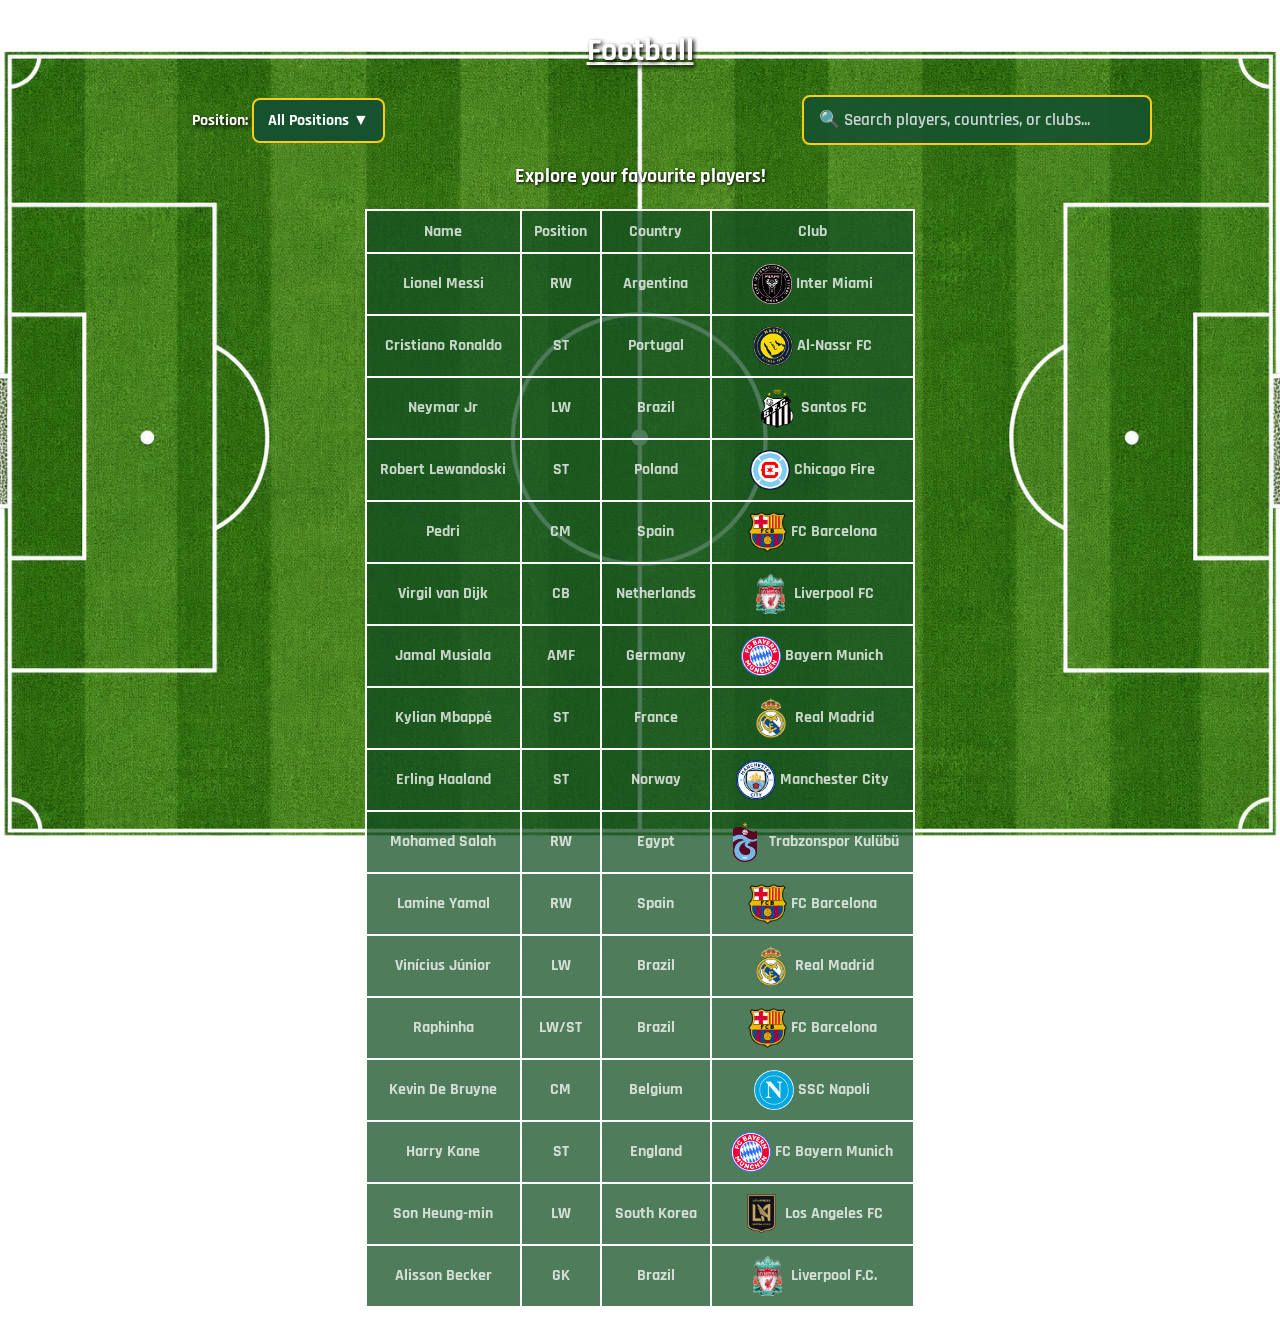
<file: index.html>
<!DOCTYPE html>
<html lang="en">
<head>
    <meta charset="UTF-8">
    <meta name="viewport" content="width=device-width, initial-scale=1.0">
    <title>Football</title>
    <!-- new font  -->
    <link rel="preconnect" href="https://fonts.googleapis.com">
    <link rel="preconnect" href="https://fonts.gstatic.com" crossorigin>
    <link href="https://fonts.googleapis.com/css2?family=Unlock&display=swap" rel="stylesheet">

    <link rel="preconnect" href="https://fonts.googleapis.com">
    <link rel="preconnect" href="https://fonts.gstatic.com" crossorigin>
    <link href="https://fonts.googleapis.com/css2?family=Rajdhani:wght@300;400;500;600;700&family=Unlock&display=swap" rel="stylesheet">

    <link rel="stylesheet" href="style.css">
</head>
<!-- MAIN TITLE-->
<body>
    <h2><u>Football</u></h2>

    <!-- DROPDOWN -->
    <!-- POSITION DROPDOWN -->
      <div class="filter-container">

      <label>Position:</label>

      <div class="dropdown">

        <button id="dropdownButton">All Positions ▼</button>

        <div class="dropdown-menu">

            <!-- FORWARDS -->
            <div class="dropdown-item has-submenu">
                Forward <span>▶</span>

                <div class="submenu">
                    <div class="position-option" data-position="ST">Striker (ST)</div>
                    <div class="position-option" data-position="LW">Left Winger (LW)</div>
                    <div class="position-option" data-position="RW">Right Winger (RW)</div>
                    <div class="position-option" data-position="CF">Centre Forward (CF)</div>
                </div>
            </div>

            <!-- MIDFIELDERS -->
            <div class="dropdown-item has-submenu">
                Midfielder <span>▶</span>

                <div class="submenu">
                    <div class="position-option" data-position="CM">Central Midfielder (CM)</div>
                    <div class="position-option" data-position="AM">Attacking Midfielder (AM)</div>
                    <div class="position-option" data-position="AMF">Attacking Midfielder Forward (AMF)</div>
                    <div class="position-option" data-position="DM">Defensive Midfielder (DM)</div>
                    <div class="position-option" data-position="CAM">Central Attacking Midfielder (CAM)</div>
                    <div class="position-option" data-position="CDM">Central Defensive Midfielder (CDM)</div>
                </div>
            </div>

            <!-- DEFENDERS -->
            <div class="dropdown-item has-submenu">
                Defender <span>▶</span>

                <div class="submenu">
                    <div class="position-option" data-position="CB">Centre Back (CB)</div>
                    <div class="position-option" data-position="LB">Left Back (LB)</div>
                    <div class="position-option" data-position="RB">Right Back (RB)</div>
                    <div class="position-option" data-position="LWB">Left Wing Back (LWB)</div>
                    <div class="position-option" data-position="RWB">Right Wing Back (RWB)</div>
                </div>
            </div>

            <!-- GOALKEEPER -->
            <div class="dropdown-item position-option" data-position="GK">
                Goalkeeper (GK)
            </div>

            <!-- SHOW ALL -->
            <div class="dropdown-item position-option" data-position="all">
                All Positions
            </div>

        </div>
    </div>

</div>


    <!-- SEARCH BAR -->
    <div class="search-container">
    <input
        type="text"
        id="playerSearch"
        placeholder="🔍 Search players, countries, or clubs..."
      >
    </div>

    <p>Explore your favourite players!</p>
    
    <!--TABLE-->
    <table>
        <tr>
            <!-- TABLE HEADERS -->
            <th> Name </th>
            <th> Position </th>
            <th> Country </th>
            <th> Club </th>
        </tr>
        <!-- PLAYERS-->
        <tr class="player-row">
            <td> Lionel Messi </td>
            <td> RW </td>
            <td> Argentina </td>
            <td>  
               <a href="https://en.wikipedia.org/wiki/Inter_Miami_CF" target="_blank">
               <img src="inter miami.webp" width="35">
               </a>
                Inter Miami
            </td>
        </tr>
        <tr class="player-row">
            <td> Cristiano Ronaldo </td>
            <td> ST </td>
            <td> Portugal </td>
            <td>
                <a href="https://en.wikipedia.org/wiki/Al-Nassr_FC" target="_blank">
                <img src="al nassr.webp" width="35">
                </a>
                Al-Nassr FC 
            </td>
        </tr>
        <tr class="player-row">
            <td> Neymar Jr </td>
            <td> LW </td>
            <td> Brazil </td>
            <td> 
                <a href="https://en.wikipedia.org/wiki/Santos_FC" target="_blank">
                <img src="santos.png" width="35">
                </a>
                Santos FC 
            </td>
        </tr>
        <tr class="player-row">
            <td> Robert Lewandoski </td>
            <td> ST </td>
            <td> Poland </td>
            <td> 
                <a href="https://en.wikipedia.org/wiki/Chicago_Fire_FC" target="_blank">
                <img src="chicago fire.webp" width="35">
                </a>
                Chicago Fire 
            </td>
        </tr>
        <tr class="player-row">
            <td> Pedri </td>
            <td> CM </td>
            <td> Spain </td>
            <td> 
                <a href="https://en.wikipedia.org/wiki/FC_Barcelona" target="_blank">
                <img src="fcb.webp" width="35">
                </a>
                FC Barcelona 
            </td>
        </tr>
        <tr class="player-row">
            <td> Virgil van Dijk </td>
            <td> CB </td>
            <td> Netherlands </td>
            <td> 
                <a href="https://en.wikipedia.org/wiki/Liverpool_F.C." target="_blank">
                <img src="liverpool.webp" width="35">
                </a>
                Liverpool FC 
            </td>
        </tr>
        <tr class="player-row">
            <td> Jamal Musiala </td>
            <td> AMF </td>
            <td> Germany </td>
            <td>
                <a href="https://en.wikipedia.org/wiki/FC_Bayern_Munich" target="_blank">
                <img src="bayern.webp" width="35">
                </a>
                Bayern Munich 
            </td>
        </tr>
         <tr class="player-row">
            <td> Kylian Mbappé </td>
            <td> ST </td>
            <td> France </td>
            <td>
                <a href="https://en.wikipedia.org/wiki/Real_Madrid_CF" target="_blank">
                <img src="rma.webp" width="35">
                </a>
                Real Madrid 
            </td>
        </tr>
        <tr class="player-row">
            <td> Erling Haaland </td>
            <td> ST </td>
            <td> Norway </td>
            <td>
                <a href="https://en.wikipedia.org/wiki/Manchester_City_F.C." target="_blank">
                <img src="mancity.png" width="35">
                </a>
                Manchester City 
            </td>
        </tr>
        <tr class="player-row">
            <td> Mohamed Salah </td>
            <td> RW </td>
            <td> Egypt </td>
            <td>
                <a href="https://en.wikipedia.org/wiki/Trabzonspor" target="_blank">
                <img src="trab.png" width="35">
                </a>
                Trabzonspor Kulübü 
            </td>
        </tr>
        <tr class="player-row">
            <td> Lamine Yamal </td>
            <td> RW </td>
            <td> Spain </td>
            <td>
                <a href="https://en.wikipedia.org/wiki/FC_Barcelona" target="_blank">
                <img src="fcb.webp" width="35">
                </a>
                FC Barcelona 
            </td>
        </tr>
        <tr class="player-row">
            <td> Vinícius Júnior </td>
            <td> LW </td>
            <td> Brazil </td>
            <td>
                <a href="https://en.wikipedia.org/wiki/Real_Madrid_CF" target="_blank">
                <img src="rma.webp" width="35">
                </a>
                Real Madrid 
            </td>
        </tr>
        <tr class="player-row">
            <td> Raphinha </td>
            <td> LW/ST </td>
            <td> Brazil </td>
            <td>
                <a href="https://en.wikipedia.org/wiki/FC_Barcelona" target="_blank">
                <img src="fcb.webp" width="35">
                </a>
                FC Barcelona 
            </td>
        </tr>
        <tr class="player-row">
            <td> Kevin De Bruyne </td>
            <td> CM </td>
            <td> Belgium </td>
            <td>
                <a href="https://en.wikipedia.org/wiki/SSC_Napoli" target="_blank">
                <img src="napoli.png" width="35">
                </a>
                SSC Napoli 
            </td>
        </tr>
        <tr class="player-row">
            <td> Harry Kane </td>
            <td> ST </td>
            <td> England </td>
            <td>
                <a href="https://en.wikipedia.org/wiki/FC_Bayern_Munich" target="_blank">
                <img src="bayern.webp" width="35">
                </a>
                FC Bayern Munich 
            </td>
        </tr>
        <tr class="player-row">
            <td> Son Heung-min </td>
            <td> LW </td>
            <td> South Korea </td>
            <td>
                <a href="https://en.wikipedia.org/wiki/Los_Angeles_FC" target="_blank">
                <img src="losang.png" width="35">
                </a>
                Los Angeles FC 
            </td>
        </tr>    
            <tr class="player-row">
            <td> Alisson Becker </td>
            <td> GK </td>
            <td> Brazil </td>
            <td>
                <a href="https://en.wikipedia.org/wiki/Liverpool_F.C." target="_blank">
                <img src="liverpool.webp" width="35">
                </a>
                Liverpool F.C. 
            </td>
        </table>
    <script src="script.js"></script>
</body>
</html>
</file>
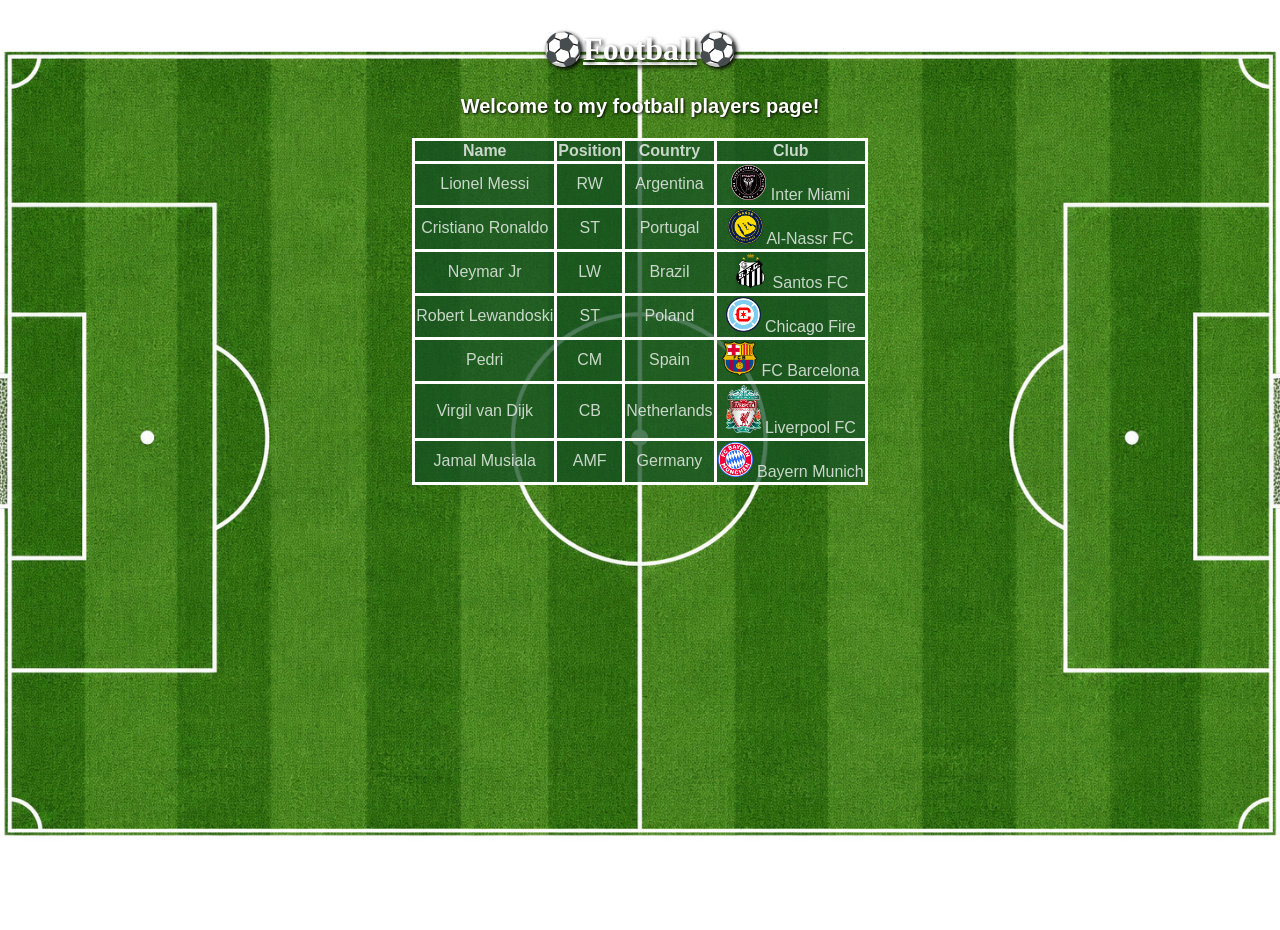
<file: Football/index.html>
<!DOCTYPE html>
<html lang="en">
<head>
    <meta charset="UTF-8">
    <meta name="viewport" content="width=device-width, initial-scale=1.0">
    <title>Football</title>
    <link rel="stylesheet" href="style.css">
</head>
<!-- MAIN TITLE-->
<body>
    <h2>⚽<u>Football</u>⚽</h2>
    <p>Welcome to my football players page!</p>
    <table>
        <tr>
            <!-- TABLE HEADERS -->
            <th> Name </th>
            <th> Position </th>
            <th> Country </th>
            <th> Club </th>
        </tr>
        <!-- PLAYERS-->
        <tr>
            <td> Lionel Messi </td>
            <td> RW </td>
            <td> Argentina </td>
            <td>  
               <a href="https://en.wikipedia.org/wiki/Inter_Miami_CF" target="_blank">
               <img src="inter miami.webp" width="35">
               </a>
                Inter Miami
            </td>
        </tr>
        <tr>
            <td> Cristiano Ronaldo </td>
            <td> ST </td>
            <td> Portugal </td>
            <td>
                <a href="https://en.wikipedia.org/wiki/Al-Nassr_FC" target="_blank">
                <img src="al nassr.webp" width="35">
                </a>
                Al-Nassr FC 
            </td>
        </tr>
        <tr>
            <td> Neymar Jr </td>
            <td> LW </td>
            <td> Brazil </td>
            <td> 
                <a href="https://en.wikipedia.org/wiki/Santos_FC" target="_blank">
                <img src="santos.png" width="35">
                </a>
                Santos FC 
            </td>
        </tr>
        <tr>
            <td> Robert Lewandoski </td>
            <td> ST </td>
            <td> Poland </td>
            <td> 
                <a href="https://en.wikipedia.org/wiki/Chicago_Fire_FC" target="_blank">
                <img src="chicago fire.webp" width="35">
                </a>
                Chicago Fire 
            </td>
        </tr>
        <tr>
            <td> Pedri </td>
            <td> CM </td>
            <td> Spain </td>
            <td> 
                <a href="https://en.wikipedia.org/wiki/FC_Barcelona" target="_blank">
                <img src="fcb.webp" width="35">
                </a>
                FC Barcelona 
            </td>
        </tr>
        <tr>
            <td> Virgil van Dijk </td>
            <td> CB </td>
            <td> Netherlands </td>
            <td> 
                <a href="https://en.wikipedia.org/wiki/Liverpool_F.C." target="_blank">
                <img src="liverpool.webp" width="35">
                </a>
                Liverpool FC 
            </td>
        </tr>
        <tr>
            <td> Jamal Musiala </td>
            <td> AMF </td>
            <td> Germany </td>
            <td>
                <a href="https://en.wikipedia.org/wiki/FC_Bayern_Munich" target="_blank">
                <img src="bayern.webp" width="35">
                </a>
                Bayern Munich 
            </td>
        </tr>
    </table>
</body>
</html>
</file>
<file: style.css>
body {
    text-align: center;
    font-family: "Rajdhani", sans-serif;
    font-weight: 700;
    
    margin: 0;
    min-height: 100vh;

    background-image: url("background.png");
    background-size: cover;
    background-position: center;
    background-repeat: no-repeat;
    background-attachment: fixed;

    text-align: center;
    font-family: "Rajdhani", sans-serif;
    font-weight: 700;
}


h2 {
    font-size: 32px;
    font-family: "Rajdhani", sans-serif;
    color: white;
    margin-top: 30px;
    text-shadow: 2px 2px 4px black;
}

table {
    color: rgba(250, 250, 250, 0.781);
    width : 550px;
    margin: 20px auto;
    border-collapse: collapse;
    background-color: rgba(20, 80, 35, 0.75);
}

table, th, td {
    border: 2px solid white;
    padding: 10px 12px;
    text-align: center;
}

p {
    font-size: 20px;
    color: white;
    font-weight: bold;
    text-shadow: 1px 1px 3px black;
}

a {
    text-decoration: none;
}

tr{
    transition: 0.2s;
}

tr:hover {
    background-color: #45a85f;
}

a img {
    width: 40px;
    height: 40px;
    object-fit: contain;
    vertical-align: middle;
}

a img:hover {
    transform: scale(1.2);
}

/* Dropdown */
.filter-container {
    width: 50%;
    margin: 20px auto;
    text-align: left;
    box-sizing: border-box;
    position: relative;
    left: -10%;
}

.filter-container label {
    font-size: 16px;
    font-weight: bold;
    color: white;
    text-shadow: 2px 2px 4px black;
}

#positionFilter {
    font-family: "Rajdhani", sans-serif;
    background-color: #14532d;
    color: white;
    border: 2px solid #facc15;
    padding: 10px 14px;
    border-radius: 8px;
    font-size: 16px;
    cursor: pointer;
}

#positionFilter:hover {
    background-color: #166534;
}

#positionFilter:focus {
    outline: 2px solid white;
    outline-offset: 2px;
}

#positionFilter option {
    background-color: #14532d;
    color: white;
    padding: 8px;
    border-bottom: 1px solid white;
}


/* Main dropdown */
.dropdown {
    position: relative;
    display: inline-block;
}

#dropdownButton {
    font-family: "Rajdhani", sans-serif;
    background-color: #14532d;
    color: white;
    border: 2px solid #facc15;
    padding: 10px 14px;
    border-radius: 8px;
    font-size: 16px;
    font-weight: bold;
    cursor: pointer;
}

/* Main dropdown menu */
.dropdown-menu {
    display: none;
    position: absolute;
    top: 100%;
    left: 0;
    min-width: 190px;
    background-color: #14532d;
    border: 1px solid #facc15;
    border-radius: 6px;
    z-index: 1000;
}

/* Show menu when button is hovered or clicked */
.dropdown:hover .dropdown-menu {
    display: block;
}

/* Main menu items */
.dropdown-item {
    position: relative;
    padding: 10px 12px;
    color: white;
    text-align: left;
    cursor: pointer;
    white-space: nowrap;
}

.dropdown-item:hover {
    background-color: #166534;
}

.dropdown-item span {
    float: right;
    margin-left: 20px;
}

/* Submenu */
.submenu {
    display: none;
    position: absolute;
    top: 0;
    left: 100%;
    min-width: 220px;
    background-color: #14532d;
    border: 1px solid #facc15;
    border-radius: 6px;
    z-index: 1001;
}

/* Show submenu when hovering over its category */
.has-submenu:hover .submenu {
    display: block;
}

/* Individual positions */
.position-option {
    padding: 10px 12px;
    color: white;
    text-align: left;
    cursor: pointer;
    white-space: nowrap;
}

.position-option:hover {
    background-color: #45a85f;
}

/* SEARCH BAR */
.search-container {
    margin: 20px auto;
    text-align: center;
}

#playerSearch {
    width: 320px;
    padding: 12px 15px;
    font-family: "Rajdhani", sans-serif;
    font-size: 17px;
    font-weight: 600;
    color: white;
    background-color: rgba(20, 83, 45, 0.9);
    border: 2px solid #facc15;
    border-radius: 8px;
    outline: none;
    transition: 0.3s;
}

#playerSearch::placeholder {
    color: #d1d5db;
}

#playerSearch:focus {
    border-color: white;
    box-shadow: 0 0 8px #facc15;
}

#playerSearch:hover {
    background-color: #166534;
}

/* Move search bar to the right of the dropdown */
.search-container {
    position: absolute;
    top: 95px;
    right: 10%;
    width: 350px;
    margin: 0;
}

#playerSearch {
    width: 100%;
    box-sizing: border-box;
}

/* ============================= */
/* RESPONSIVE DESIGN */
/* ============================= */

/* Tablets and smaller screens */
@media screen and (max-width: 768px) {

    h2 {
        font-size: 28px;
    }

    table {
        width: 95%;
        font-size: 14px;
    }

    table, th, td {
        padding: 8px 6px;
    }

    a img {
        width: 30px;
        height: 30px;
    }

    .filter-container {
        width: auto;
        left: 0;
    }

    .search-container {
        width: 300px;
        right: 5%;
    }

    #playerSearch {
        font-size: 15px;
    }

}

/* Mobile phones */
@media screen and (max-width: 480px) {

    h2 {
        font-size: 24px;
        margin-top: 20px;
    }

    p {
        font-size: 16px;
    }

    /* Make the table fit the screen */
    table {
        width: 100%;
        font-size: 12px;
        margin: 15px auto;
    }

    table, th, td {
        padding: 6px 3px;
        border-width: 1px;
    }

    /* Reduce club logo sizes */
    a img {
        width: 24px;
        height: 24px;
    }

    /* Keep the dropdown usable */
    #dropdownButton {
        font-size: 14px;
        padding: 9px 10px;
    }

    .dropdown-menu {
        min-width: 170px;
    }

    .submenu {
        min-width: 180px;
    }

    .dropdown-item,
    .position-option {
        font-size: 13px;
        padding: 9px;
    }

    /* Make search bar fit the phone */
    .search-container {
        width: 45%;
        right: 4%;
    }

    #playerSearch {
        width: 100%;
        padding: 10px 8px;
        font-size: 12px;
    }

}
</file>
<file: Football/style.css>
body {
    text-align: center;
    font-family: Verdana, Geneva, Tahoma, sans-serif;
    
    margin: 0;
    min-height: 100vh;

    background-image: url("background.png");
    background-size: cover;
    background-position: center;
    background-repeat: no-repeat;
    background-attachment: fixed;

    text-align: center;
    font-family: Verdana, Geneva, Tahoma, sans-serif;
}


h2 {
    font-size: 32px;
    font-family: 'Times New Roman', Times, serif;
    color: white;
    margin-top: 30px;
    text-shadow: 2px 2px 4px black;
}

table {
    color: rgba(250, 250, 250, 0.781);
    margin: 20px auto;
    border-collapse: collapse;
    background-color: rgba(20, 80, 35, 0.75);
}

table, th, td {
    border: 3px solid white;
}

p {
    font-size: 20px;
    color: white;
    font-weight: bold;
    text-shadow: 1px 1px 3px black;
}

a {
    text-decoration: none;
}

tr{
    transition: 0.2s;
}

tr:hover {
    background-color: #45a85f;
}

a img:hover {
    transform: scale(1.2);
}
</file>
